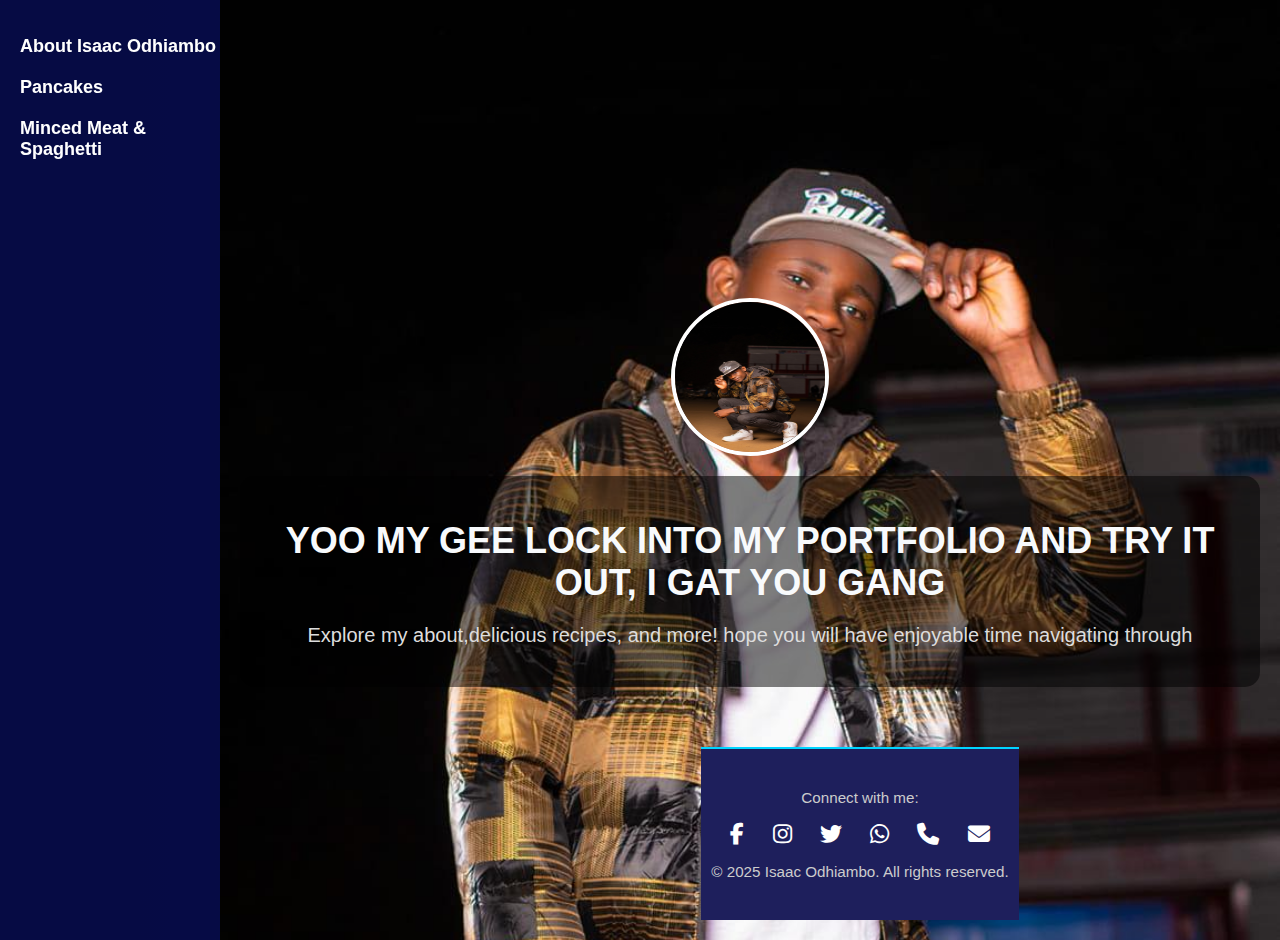
<file: index.html>
<!DOCTYPE html>
<html lang="en">
    <head>
        <meta charset="UTF-8">
        <meta name="viewport" content="width=device-width, initial-scale=1.0">
        <title>Isaac's Portfolio. Try it out Gee</title>
        <link rel="stylesheet" href="style.css">
        <link rel="stylesheet" href="https://cdnjs.cloudflare.com/ajax/libs/font-awesome/6.5.0/css/all.min.css">
    </head>
    <body>
        <nav>
            <ul>
              <li><a href="about.html">About Isaac Odhiambo</a></li>
              <li><a href="recipe1.html">Pancakes</a></li>
              <li><a href="recipe2.html">Minced Meat & Spaghetti</a></li>
            </ul>
          </nav> 
          <div class="hero">
            <img class="profile" src="profile.jpg" alt="Isaac's Photo">
            <div class="hero-text">
              <h1>YOO MY GEE LOCK INTO MY PORTFOLIO AND TRY IT OUT, I GAT YOU GANG</h1>
              <p>Explore my about,delicious recipes, and more! hope you will have enjoyable time navigating through</p>
            </div>
            <footer>
                <p>Connect with me:</p>
                <div class="social-icons">
                  <a href="https://facebook.com/isaac.odhiambo" target="_blank"><i class="fab fa-facebook-f"></i></a>
                  <a href="https://instagram.com/isaacdaktari" target="_blank"><i class="fab fa-instagram"></i></a>
                  <a href="https://twitter.com/isaacdaktari" target="_blank"><i class="fab fa-twitter"></i></a>
                  <a href="https://wa.me/254718321171" target="_blank"><i class="fab fa-whatsapp"></i></a>
                  <a href="tel:+254718321171"><i class="fas fa-phone"></i></a>
                  <a href="mailto:isaacdaktari@gmail.com"><i class="fas fa-envelope"></i></a>
                </div>
                <p>&copy; 2025 Isaac Odhiambo. All rights reserved.</p>
              </footer>                   
    </body>
    </html>
</file>
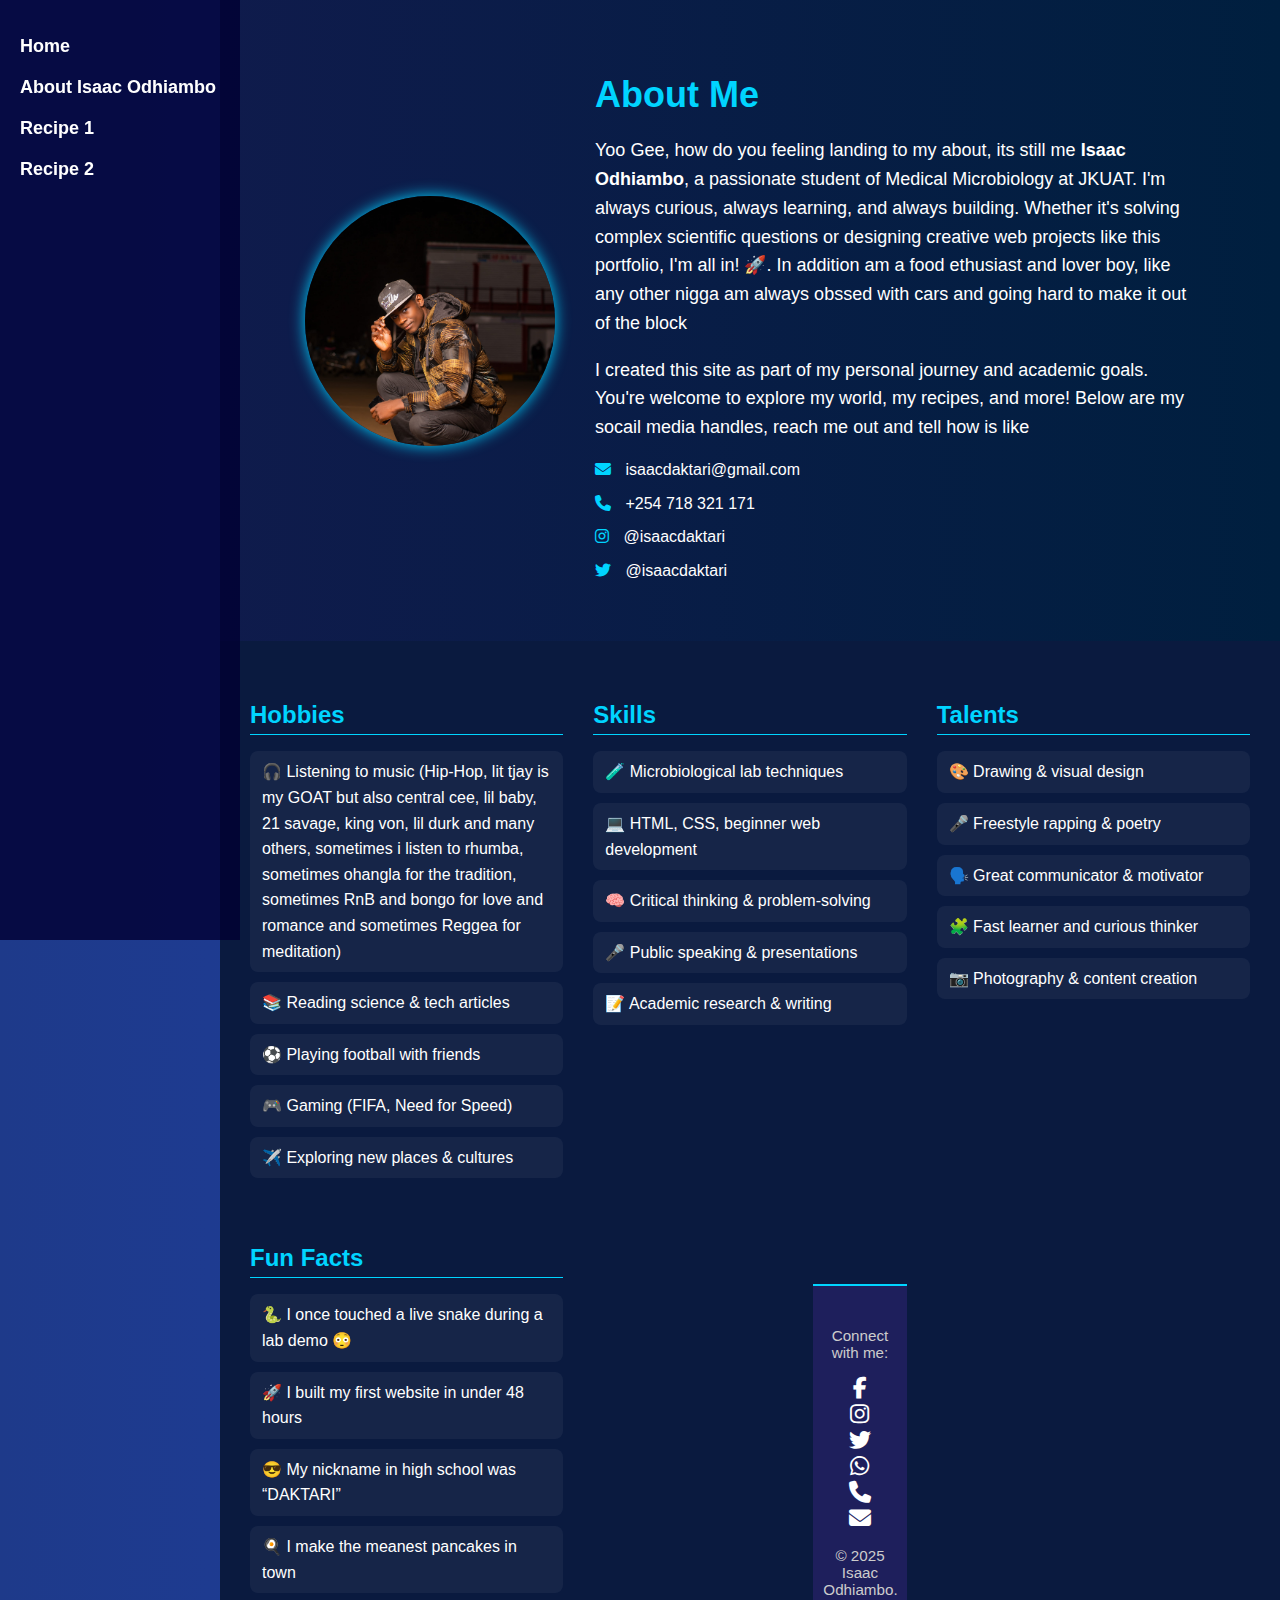
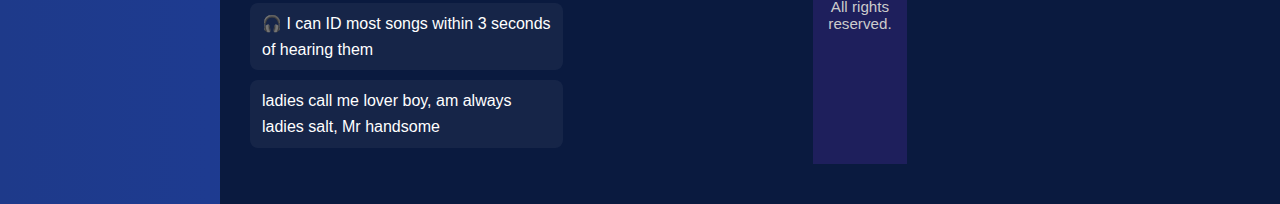
<file: about.html>
<!DOCTYPE html>
<html lang="en">
<head>
  <meta charset="UTF-8">
  <meta name="viewport" content="width=device-width, initial-scale=1.0">
  <title>About Isaac</title>
  <link rel="stylesheet" href="style.css">
  <link rel="stylesheet" href="https://cdnjs.cloudflare.com/ajax/libs/font-awesome/6.5.0/css/all.min.css">
</head>
<body>

  <!-- Navigation (reuse same as landing page) -->
  <nav>
    <ul>
      <li><a href="index.html">Home</a></li>
      <li><a href="about.html">About Isaac Odhiambo</a></li>
      <li><a href="recipe1.html">Recipe 1</a></li>
      <li><a href="recipe2.html">Recipe 2</a></li>
    </ul>
  </nav>

  <!-- About Content (we'll build next) -->
  <section class="about">
    <div class="about-image">
      <img src="profile.jpg" alt="Isaac Odhiambo">
    </div>
    <div class="about-text">
      <h1>About Me</h1>
      <p>Yoo Gee, how do you feeling landing to my about, its still me <strong>Isaac Odhiambo</strong>, a passionate student of Medical Microbiology at JKUAT. I'm always curious, always learning, and always building. Whether it's solving complex scientific questions or designing creative web projects like this portfolio, I'm all in! 🚀. In addition am a food ethusiast and lover boy, like any other nigga am always obssed with cars and going hard to make it out of the block</p>
  
      <p>I created this site as part of my personal journey and academic goals. You're welcome to explore my world, my recipes, and more! Below are my socail media handles, reach me out and tell how is like</p>
  
      <div class="about-contact">
        <p><i class="fas fa-envelope"></i> isaacdaktari@gmail.com</p>
        <p><i class="fas fa-phone"></i> +254 718 321 171</p>
        <p><i class="fab fa-instagram"></i> @isaacdaktari</p>
        <p><i class="fab fa-twitter"></i> @isaacdaktari</p>
      </div>
    </div>
  </section>
  <section class="extras">
    <div class="extra-section">
      <h2>Hobbies</h2>
      <ul>
        <li>🎧 Listening to music (Hip-Hop, lit tjay is my GOAT but also central cee, lil baby, 21 savage, king von, lil durk and many others, sometimes i listen to rhumba, sometimes ohangla for the tradition, sometimes RnB and bongo for love and romance and sometimes Reggea for meditation)</li>
        <li>📚 Reading science & tech articles</li>
        <li>⚽ Playing football with friends</li>
        <li>🎮 Gaming (FIFA, Need for Speed)</li>
        <li>✈️ Exploring new places & cultures</li>
      </ul>
    </div>
  
    <div class="extra-section">
      <h2>Skills</h2>
      <ul>
        <li>🧪 Microbiological lab techniques</li>
        <li>💻 HTML, CSS, beginner web development</li>
        <li>🧠 Critical thinking & problem-solving</li>
        <li>🎤 Public speaking & presentations</li>
        <li>📝 Academic research & writing</li>
      </ul>
    </div>
  
    <div class="extra-section">
      <h2>Talents</h2>
      <ul>
        <li>🎨 Drawing & visual design</li>
        <li>🎤 Freestyle rapping & poetry</li>
        <li>🗣️ Great communicator & motivator</li>
        <li>🧩 Fast learner and curious thinker</li>
        <li>📷 Photography & content creation</li>
      </ul>
    </div>
  
    <div class="extra-section">
      <h2>Fun Facts</h2>
      <ul>
        <li>🐍 I once touched a live snake during a lab demo 😳</li>
        <li>🚀 I built my first website in under 48 hours</li>
        <li>😎 My nickname in high school was “DAKTARI”</li>
        <li>🍳 I make the meanest pancakes in town</li>
        <li>🎧 I can ID most songs within 3 seconds of hearing them</li>
        <li>ladies call me lover boy, am always ladies salt, Mr handsome</li>
      </ul>
    </div>
    <footer>
        <p>Connect with me:</p>
        <div class="social-icons">
          <a href="https://facebook.com/isaac.odhiambo" target="_blank"><i class="fab fa-facebook-f"></i></a>
          <a href="https://instagram.com/isaacdaktari" target="_blank"><i class="fab fa-instagram"></i></a>
          <a href="https://twitter.com/isaacdaktari" target="_blank"><i class="fab fa-twitter"></i></a>
          <a href="https://wa.me/254718321171" target="_blank"><i class="fab fa-whatsapp"></i></a>
          <a href="tel:+254718321171"><i class="fas fa-phone"></i></a>
          <a href="mailto:isaacdaktari@gmail.com"><i class="fas fa-envelope"></i></a>
        </div>
        <p>&copy; 2025 Isaac Odhiambo. All rights reserved.</p>
      </footer>                   
  </section>
  
</body>
</html>
</file>
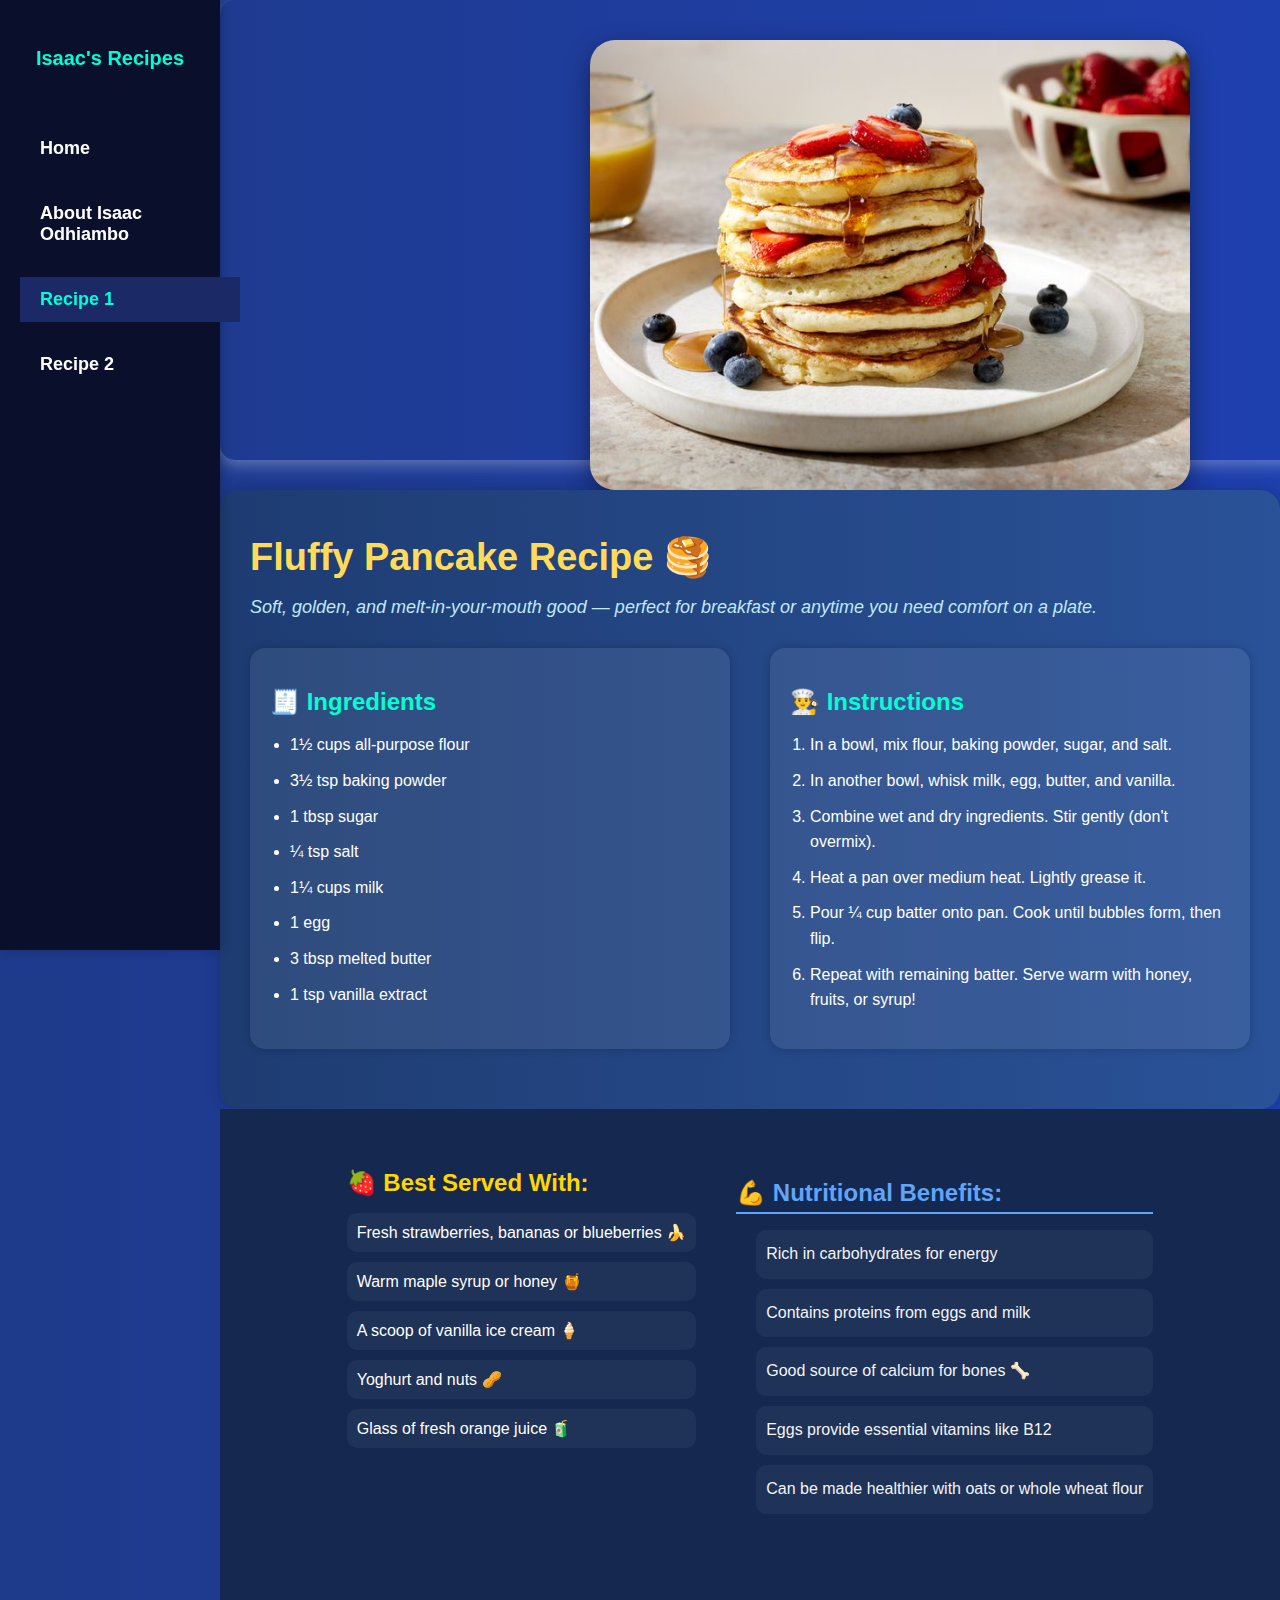
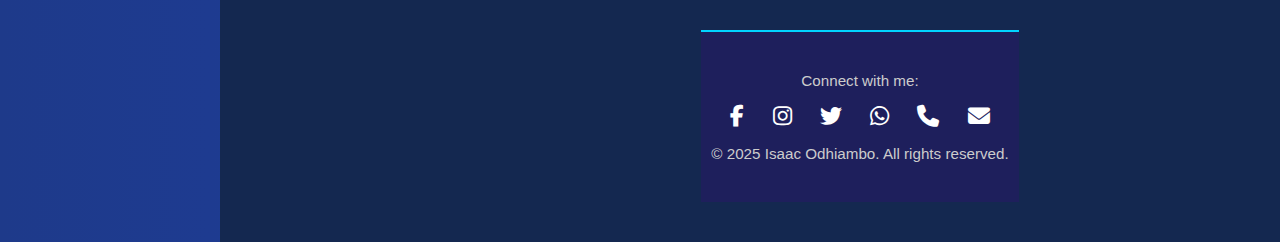
<file: recipe1.html>
<!DOCTYPE html>
<html lang="en">
<head>
  <meta charset="UTF-8">
  <meta name="viewport" content="width=device-width, initial-scale=1.0">
  <title>Pancake Recipe</title>
  <link rel="stylesheet" href="style.css">
  <link rel="stylesheet" href="https://cdnjs.cloudflare.com/ajax/libs/font-awesome/6.5.0/css/all.min.css">
</head>
<nav class="side-nav">
    <h2 class="logo">Isaac's Recipes</h2>
    <ul>
      <li><a href="index.html">Home</a></li>
      <li><a href="about.html">About Isaac Odhiambo</a></li>
      <li><a href="recipe1.html" class="active">Recipe 1</a></li>
      <li><a href="recipe2.html">Recipe 2</a></li>
    </ul>
  </nav>
  
  </nav>
  
<body>

  <!-- Navigation -->
      
    
  </nav>
  <div class="recipe-image">
    <img src="pancake.jpg" alt="Fluffy Pancakes">
  </div>
  
  <section class="recipe">
    <div class="recipe-header">
      <h1>Fluffy Pancake Recipe 🥞</h1>
      <p>Soft, golden, and melt-in-your-mouth good — perfect for breakfast or anytime you need comfort on a plate.</p>
    </div>
  
    <div class="recipe-content">
      <div class="ingredients">
        <h2>🧾 Ingredients</h2>
        <ul>
          <li>1½ cups all-purpose flour</li>
          <li>3½ tsp baking powder</li>
          <li>1 tbsp sugar</li>
          <li>¼ tsp salt</li>
          <li>1¼ cups milk</li>
          <li>1 egg</li>
          <li>3 tbsp melted butter</li>
          <li>1 tsp vanilla extract</li>
        </ul>
      </div>
  
      <div class="instructions">
        <h2>👨‍🍳 Instructions</h2>
        <ol>
          <li>In a bowl, mix flour, baking powder, sugar, and salt.</li>
          <li>In another bowl, whisk milk, egg, butter, and vanilla.</li>
          <li>Combine wet and dry ingredients. Stir gently (don't overmix).</li>
          <li>Heat a pan over medium heat. Lightly grease it.</li>
          <li>Pour ¼ cup batter onto pan. Cook until bubbles form, then flip.</li>
          <li>Repeat with remaining batter. Serve warm with honey, fruits, or syrup!</li>
        </ol>
      </div>
    </div>
  </section>
  <section class="extras-recipe">
    <div class="accompaniments">
      <h2>🍓 Best Served With:</h2>
      <ul>
        <li>Fresh strawberries, bananas or blueberries 🍌</li>
        <li>Warm maple syrup or honey 🍯</li>
        <li>A scoop of vanilla ice cream 🍦</li>
        <li>Yoghurt and nuts 🥜</li>
        <li>Glass of fresh orange juice 🧃</li>
      </ul>
    </div>
  
    <div class="nutrition">
      <h2>💪 Nutritional Benefits:</h2>
      <ul>
        <li>Rich in carbohydrates for energy</li>
        <li>Contains proteins from eggs and milk</li>
        <li>Good source of calcium for bones 🦴</li>
        <li>Eggs provide essential vitamins like B12</li>
        <li>Can be made healthier with oats or whole wheat flour</li>
      </ul>
    </div>
    <footer>
      <p>Connect with me:</p>
      <div class="social-icons">
        <a href="https://facebook.com/isaac.odhiambo" target="_blank"><i class="fab fa-facebook-f"></i></a>
        <a href="https://instagram.com/isaacdaktari" target="_blank"><i class="fab fa-instagram"></i></a>
        <a href="https://twitter.com/isaacdaktari" target="_blank"><i class="fab fa-twitter"></i></a>
        <a href="https://wa.me/254718321171" target="_blank"><i class="fab fa-whatsapp"></i></a>
        <a href="tel:+254718321171"><i class="fas fa-phone"></i></a>
        <a href="mailto:isaacdaktari@gmail.com"><i class="fas fa-envelope"></i></a>
      </div>
      <p>&copy; 2025 Isaac Odhiambo. All rights reserved.</p>
    </footer>                   
  </section>
  
  <!-- Recipe content will go here -->
  
</body>
</html>
</file>
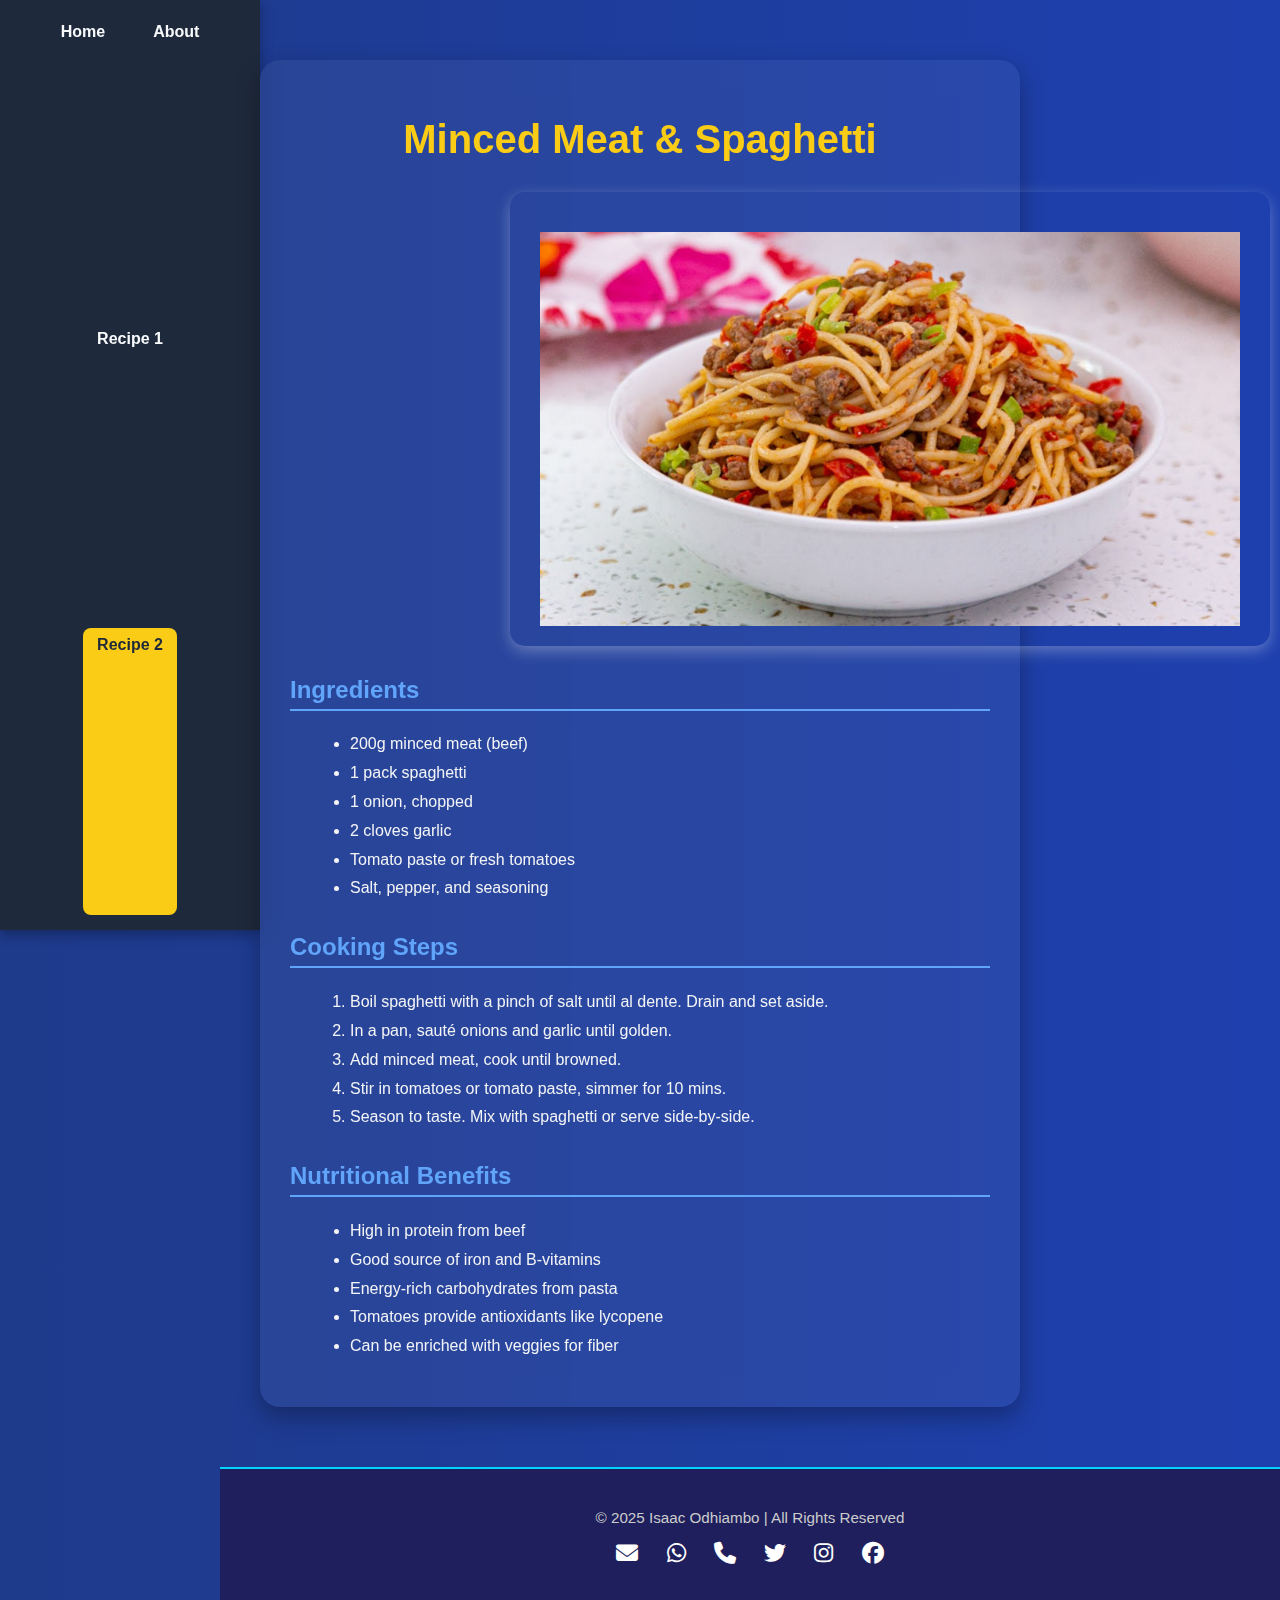
<file: recipe2.html>
<!DOCTYPE html>
<html lang="en">
<head>
    <meta charset="UTF-8">
    <meta name="viewport" content="width=device-width, initial-scale=1.0">
    <title>Minced Meat & Spaghetti Recipe</title>
    <link rel="stylesheet" href="style.css">
    <link rel="stylesheet" href="https://cdnjs.cloudflare.com/ajax/libs/font-awesome/6.5.0/css/all.min.css">

</head>
<body>
    <!-- Content will go here -->
</body>
</html>
<nav class="navbar">
    <a href="index.html">Home</a>
    <a href="about.html">About</a>
    <a href="recipe1.html">Recipe 1</a>
    <a href="recipe2.html" class="active">Recipe 2</a>
  </nav>
  <div class="recipe-container">
    <h1>Minced Meat & Spaghetti</h1>
    
    <img src="spaghetti.jpg" alt="Minced Meat & Spaghetti" class="recipe-image">
  
    <section class="recipe-info">
      <h2>Ingredients</h2>
      <ul>
        <li>200g minced meat (beef)</li>
        <li>1 pack spaghetti</li>
        <li>1 onion, chopped</li>
        <li>2 cloves garlic</li>
        <li>Tomato paste or fresh tomatoes</li>
        <li>Salt, pepper, and seasoning</li>
      </ul>
  
      <h2>Cooking Steps</h2>
      <ol>
        <li>Boil spaghetti with a pinch of salt until al dente. Drain and set aside.</li>
        <li>In a pan, sauté onions and garlic until golden.</li>
        <li>Add minced meat, cook until browned.</li>
        <li>Stir in tomatoes or tomato paste, simmer for 10 mins.</li>
        <li>Season to taste. Mix with spaghetti or serve side-by-side.</li>
      </ol>
    </section>
  
    <section class="nutrition">
      <h2>Nutritional Benefits</h2>
      <ul>
        <li>High in protein from beef</li>
        <li>Good source of iron and B-vitamins</li>
        <li>Energy-rich carbohydrates from pasta</li>
        <li>Tomatoes provide antioxidants like lycopene</li>
        <li>Can be enriched with veggies for fiber</li>
      </ul>
    </section>
  </div>
  <footer>
    <p>&copy; 2025 Isaac Odhiambo | All Rights Reserved</p>
    <div class="social-icons">
      <a href="mailto:isaacdaktari@gmali.com" title="Email"><i class="fas fa-envelope"></i></a>
      <a href="https://wa.me/254718321171" title="WhatsApp"><i class="fab fa-whatsapp"></i></a>
      <a href="tel:+254718321171" title="Call"><i class="fas fa-phone"></i></a>
      <a href="https://twitter.com/isaacdaktari" title="Twitter"><i class="fab fa-twitter"></i></a>
      <a href="https://instagram.com/isaacdaktari" title="Instagram"><i class="fab fa-instagram"></i></a>
      <a href="https://facebook.com" title="Facebook"><i class="fab fa-facebook"></i></a>
    </div>
  </footer>
  
</body>
</html>
</file>
<file: style.css>
body {
    margin: 0;
    font-family: 'Segoe UI', Tahoma, Geneva, Verdana, sans-serif;
    background-color: #0a0f3c;
    color: white;
  }
  
  nav {
    position: fixed;
    left: 0;
    top: 0;
    width: 200px;
    height: 100%;
    background-color: rgba(0, 0, 50, 0.8);
    padding: 20px;
  }
  
  nav ul {
    list-style: none;
    padding: 0;
  }
  
  nav li {
    margin-bottom: 20px;
  }
  
  nav a {
    color: white;
    text-decoration: none;
    font-weight: bold;
    font-size: 18px;
    transition: color 0.3s;
  }
  
  nav a:hover {
    color: #00d4ff;
  }
  
  .hero {
    .hero {
        background: url('background.jpg') center/cover no-repeat;
        /* other styles */
      }      
    margin-left: 220px;
    height: 100vh;
    background: url('background.jpg') center/cover no-repeat;
    display: flex;
    flex-direction: column;
    align-items: center;
    justify-content: center;
    position: relative;
    text-align: center;
    padding: 20px;
  }
  
  .profile {
    width: 150px;
    height: 150px;
    border-radius: 50%;
    border: 4px solid white;
    margin-bottom: 20px;
  }
  
  .hero-text {
    background: rgba(0, 0, 0, 0.5);
    padding: 20px 30px;
    border-radius: 15px;
  }
  
  .hero-text h1 {
    font-size: 36px;
    margin-bottom: 10px;
  }
  
  .hero-text p {
    font-size: 20px;
    color: #ddd;
  }
  footer {
    margin-left: 220px;
    background-color: #081237;
    padding: 20px;
    text-align: center;
    color: #ccc;
    border-top: 2px solid #00d4ff;
  }
  
  footer .social-icons {
    margin: 10px 0;
  }
  
  footer .social-icons a {
    margin: 0 10px;
    color: white;
    font-size: 20px;
    text-decoration: none;
    transition: color 0.3s ease;
  }
  
  footer .social-icons a:hover {
    color: #00d4ff;
  }
  footer .social-icons a {
    margin: 0 12px;
    color: white;
    font-size: 22px;
    text-decoration: none;
    transition: color 0.3s ease;
  }
/* Smooth hover animation for nav links */
nav a {
    transition: all 0.3s ease-in-out;
  }
  
  nav a:hover {
    transform: translateX(5px);
    color: #00d4ff;
  }
  
  /* Hover effect for profile photo */
  .profile:hover {
    transform: scale(1.05);
    box-shadow: 0 0 15px #00d4ff;
    transition: all 0.3s ease;
  }
  
  /* Footer icons hover */
  footer .social-icons a:hover {
    color: #00d4ff;
    transform: scale(1.2);
  }
/* MOBILE RESPONSIVE STYLES */
@media (max-width: 768px) {
    nav {
      position: static;
      width: 100%;
      height: auto;
      display: flex;
      justify-content: space-around;
      padding: 10px 0;
      flex-wrap: wrap;
    }
  
    nav ul {
      display: flex;
      flex-direction: row;
      width: 100%;
      justify-content: space-around;
    }
  
    nav li {
      margin-bottom: 0;
    }
  
    .hero {
      margin-left: 0;
      padding: 40px 20px;
      height: auto;
    }
  
    footer {
      margin-left: 0;
      padding: 20px;
    }
  
    .profile {
      width: 120px;
      height: 120px;
    }
  
    .hero-text h1 {
      font-size: 28px;
    }
  
    .hero-text p {
      font-size: 16px;
    }
  }
/* --------------------
   ABOUT PAGE STYLING
-------------------- */

.about {
    display: flex;
    flex-wrap: wrap;
    align-items: center;
    justify-content: center;
    margin-left: 220px;
    padding: 50px 30px;
    background: linear-gradient(to right, #0f1b4c, #001f3f);
    color: white;
  }
  
  .about-image img {
    width: 250px;
    height: 250px;
    border-radius: 50%;
    object-fit: cover;
    box-shadow: 0 0 15px #00d4ff;
    transition: transform 0.3s ease;
  }
  
  .about-image img:hover {
    transform: scale(1.05);
  }
  
  .about-text {
    max-width: 600px;
    margin-left: 40px;
  }
  
  .about-text h1 {
    font-size: 36px;
    margin-bottom: 20px;
    color: #00d4ff;
  }
  
  .about-text p {
    font-size: 18px;
    line-height: 1.6;
    margin-bottom: 15px;
  }
  
  .about-contact p {
    margin: 8px 0;
    font-size: 16px;
  }
  
  .about-contact i {
    color: #00d4ff;
    margin-right: 10px;
  }
/* ------------------------
   EXTRAS SECTION STYLING
------------------------ */

.extras {
    margin-left: 220px;
    background-color: #0a1a3f;
    padding: 40px 30px;
    color: white;
    display: grid;
    grid-template-columns: repeat(auto-fit, minmax(280px, 1fr));
    gap: 30px;
  }
  
  .extra-section h2 {
    color: #00d4ff;
    margin-bottom: 15px;
    font-size: 24px;
    border-bottom: 1px solid #00d4ff;
    padding-bottom: 5px;
  }
  
  .extra-section ul {
    list-style: none;
    padding-left: 0;
  }
  
  .extra-section ul li {
    margin-bottom: 10px;
    font-size: 16px;
    line-height: 1.6;
    background-color: rgba(255, 255, 255, 0.05);
    padding: 8px 12px;
    border-radius: 8px;
    transition: background 0.3s ease;
  }
  
  .extra-section ul li:hover {
    background-color: rgba(0, 212, 255, 0.15);
  }
/* ------------------------
   RECIPE PAGE STYLING
------------------------ */

.recipe {
    margin-left: 220px;
    padding: 50px 30px;
    background: linear-gradient(to right, #1e3c72, #2a5298);
    color: white;
  }
  
  .recipe-header h1 {
    font-size: 36px;
    margin-bottom: 10px;
    color: #ffdb58;
  }
  
  .recipe-header p {
    font-size: 18px;
    margin-bottom: 40px;
    font-style: italic;
  }
  
  .recipe-content {
    display: grid;
    grid-template-columns: repeat(auto-fit, minmax(280px, 1fr));
    gap: 40px;
  }
  
  .ingredients, .instructions {
    background-color: rgba(255, 255, 255, 0.05);
    padding: 20px;
    border-radius: 12px;
    box-shadow: 0 0 10px rgba(0,0,0,0.2);
  }
  
  .ingredients h2,
  .instructions h2 {
    color: #00ffd5;
    margin-bottom: 15px;
    font-size: 24px;
  }
  
  .ingredients ul,
  .instructions ol {
    padding-left: 20px;
    font-size: 16px;
    line-height: 1.7;
  }
  
  .ingredients li,
  .instructions li {
    margin-bottom: 10px;
  }
  .recipe-image {
    margin-left: 220px;
    text-align: center;
    padding: 20px;
  }
  
  .recipe-image img {
    width: 80%;
    max-width: 700px;
    border-radius: 20px;
    box-shadow: 0 0 15px rgba(255,255,255,0.3);
    transition: transform 0.3s ease;
  }
  
  .recipe-image img:hover {
    transform: scale(1.02);
  }
  
  .extras-recipe {
    margin-left: 220px;
    padding: 40px 30px;
    background-color: #142850;
    color: white;
    display: flex;
    flex-wrap: wrap;
    gap: 40px;
    justify-content: center;
  }
  
  .extras-recipe h2 {
    color: #ffd700;
    margin-bottom: 15px;
  }
  
  .extras-recipe ul {
    list-style: none;
    padding-left: 0;
  }
  
  .extras-recipe li {
    margin-bottom: 10px;
    font-size: 16px;
    background-color: rgba(255,255,255,0.05);
    padding: 10px;
    border-radius: 10px;
  }
/* ------------------------
   BETTER PANCAKE PAGE STYLING
------------------------ */

body {
    font-family: 'Segoe UI', sans-serif;
    margin: 0;
    padding: 0;
    background-color: #0c1445;
    color: white;
  }
  
  .recipe-image {
    margin-left: 220px;
    text-align: center;
    padding: 40px 30px 20px;
  }
  
  .recipe-image img {
    width: 90%;
    max-width: 600px;
    border-radius: 25px;
    box-shadow: 0 8px 25px rgba(0,0,0,0.4);
    transition: transform 0.3s ease-in-out;
  }
  
  .recipe-image img:hover {
    transform: scale(1.03);
  }
  
  .recipe {
    margin-left: 220px;
    padding: 20px 30px 60px;
    background-color: rgba(255,255,255,0.05);
    border-radius: 20px;
    box-shadow: 0 0 15px rgba(0,0,0,0.2);
  }
  
  .recipe-header h1 {
    font-size: 38px;
    color: #ffdb58;
    margin-bottom: 10px;
  }
  
  .recipe-header p {
    font-size: 18px;
    color: #c0e8f9;
    margin-bottom: 30px;
  }
  
  .recipe-content {
    display: flex;
    flex-wrap: wrap;
    gap: 40px;
  }
  
  .ingredients, .instructions {
    flex: 1;
    min-width: 280px;
    background-color: rgba(255,255,255,0.08);
    padding: 20px;
    border-radius: 15px;
  }
  
  .ingredients h2,
  .instructions h2 {
    color: #00ffd5;
    margin-bottom: 10px;
  }
  
  .ingredients li,
  .instructions li {
    margin-bottom: 10px;
    line-height: 1.6;
  }
/* -------------
   SIDEBAR NAVIGATION
------------- */

.side-nav {
    position: fixed;
    left: 0;
    top: 0;
    height: 100%;
    width: 180px;
    background-color: #0a0f2c;
    padding-top: 30px;
    box-shadow: 2px 0 10px rgba(0,0,0,0.2);
    display: flex;
    flex-direction: column;
    align-items: center;
  }
  
  .side-nav .logo {
    color: #00ffd5;
    font-size: 20px;
    font-weight: bold;
    margin-bottom: 40px;
    text-align: center;
  }
  
  .side-nav ul {
    list-style: none;
    padding: 0;
    width: 100%;
  }
  
  .side-nav ul li {
    width: 100%;
  }
  
  .side-nav ul li a {
    display: block;
    width: 100%;
    padding: 12px 20px;
    color: #ffffff;
    text-decoration: none;
    transition: background 0.3s;
  }
  
  .side-nav ul li a:hover,
  .side-nav ul li a.active {
    background-color: #1b2a66;
    color: #00ffd5;
    font-weight: bold;
  }
  body {
    padding-left: 180px; /* matches the nav width */
  }
/* -------------
   Responsive Design
------------- */
@media (max-width: 768px) {
    .side-nav {
      width: 100%;
      height: auto;
      position: relative;
      flex-direction: row;
      justify-content: space-around;
      padding: 10px;
    }
  
    .side-nav .logo {
      font-size: 18px;
      margin-bottom: 0;
    }
  
    .side-nav ul {
      display: flex;
      flex-direction: row;
      justify-content: center;
      width: auto;
      margin: 0;
    }
  
    .side-nav ul li {
      width: auto;
      margin: 0 10px;
    }
  
    .side-nav ul li a {
      padding: 8px 12px;
      font-size: 14px;
    }
  
    body {
      padding-left: 0; /* remove left padding on mobile */
      padding-top: 100px; /* add top padding instead */
    }
  }
  img {
    max-width: 100%;
    height: auto;
    display: block;
    margin: auto;
    border-radius: 20px;
    box-shadow: 0 0 20px rgba(0,0.container {
        max-width: 900px;
        margin: auto;
        padding: 20px;
        color: #fff;
        font-family: 'Segoe UI', sans-serif;
      }
      ,0,0.4);
  }
     /* --- Recipe Page Styling --- */

.recipe-container {
    max-width: 850px;
    margin: 50px auto;
    background: rgba(255, 255, 255, 0.05);
    padding: 40px;
    border-radius: 20px;
    box-shadow: 0 10px 25px rgba(0, 0, 0, 0.2);
    backdrop-filter: blur(10px);
  }
  
  .recipe-container h1 {
    font-size: 2.5rem;
    color: #facc15;
    text-align: center;
    margin-bottom: 30px;
  }
  
  .recipe-image {
    width: 100%;
    border-radius: 15px;
    box-shadow: 0 5px 15px rgba(255, 255, 255, 0.3);
    margin-bottom: 30px;
    transition: transform 0.3s ease;
  }
  
  .recipe-image:hover {
    transform: scale(1.02);
  }
  
  .recipe-info h2,
  .nutrition h2 {
    color: #60a5fa;
    margin-top: 30px;
    border-bottom: 2px solid #60a5fa;
    padding-bottom: 5px;
  }
  
  .recipe-info ul,
  .recipe-info ol,
  .nutrition ul {
    margin-left: 20px;
    line-height: 1.8;
  }
  
  .recipe-info li,
  .nutrition li {
    color: #f3f4f6;
  }
  
  /* Footer tweaks */
  footer {
    margin-top: 60px;
    background-color: #1e1f5c;
    padding: 25px 10px;
    text-align: center;
    color: #ccc;
    font-size: 0.95rem;
  }
  
  footer a {
    color: #facc15;
    margin: 0 5px;
    text-decoration: none;
  }
  
  footer a:hover {
    text-decoration: underline;
  }
  
  /* Make it mobile-friendly */
  @media (max-width: 600px) {
    .recipe-container {
      padding: 20px;
    }
  
    .recipe-container h1 {
      font-size: 2rem;
    }
  }
  .navbar {
    background-color: #1e293b;
    padding: 15px 30px;
    display: flex;
    justify-content: center;
    flex-wrap: wrap;
    gap: 20px;
    box-shadow: 0 4px 12px rgba(0, 0, 0, 0.3);
  }
  
  .navbar a {
    color: #f8fafc;
    text-decoration: none;
    font-weight: bold;
    font-size: 1rem;
    padding: 8px 14px;
    border-radius: 8px;
    transition: background 0.3s ease, color 0.3s ease;
  }
  
  .navbar a:hover,
  .navbar .active {
    background-color: #facc15;
    color: #1e293b;
  }
  body {
    background: linear-gradient(to right, #1e3a8a, #1e40af);
    color: #f8fafc;
    font-family: 'Segoe UI', Tahoma, Geneva, Verdana, sans-serif;
    margin: 0;
    padding: 0;
  }
  .recipe-container {
    max-width: 700px;
    width: 90%;
    margin: 60px auto;
    padding: 30px;
  
    background: rgba(255, 255, 255, 0.05);
    border-radius: 20px;
    box-shadow: 0 10px 25px rgba(0, 0, 0, 0.3);
    backdrop-filter: blur(12px);
  }
  .recipe-image {
    width: 100%;
    max-height: 400px;
    object-fit: cover;
    border-radius: 15px;
    box-shadow: 0 5px 15px rgba(255, 255, 255, 0.3);
    margin-bottom: 30px;
    transition: transform 0.3s ease;
  }
  
  .recipe-image:hover {
    transform: scale(1.03);
  }
  @media (max-width: 600px) {
    .recipe-container {
      padding: 20px;
      margin: 20px;
    }
  
    .navbar {
      flex-direction: column;
      align-items: center;
      gap: 10px;
    }
  
    .recipe-container h1 {
      font-size: 1.8rem;
      text-align: center;
    }
  
    .recipe-info ul,
    .recipe-info ol,
    .nutrition ul {
      padding-left: 20px;
    }
  }
  .social-icons {
    margin-top: 10px;
  }
  
  .social-icons a {
    color: #facc15;
    font-size: 1.4rem;
    margin: 0 10px;
    text-decoration: none;
    transition: transform 0.3s ease;
  }
  
  .social-icons a:hover {
    color: #fff;
    transform: scale(1.2);
  }
</file>
